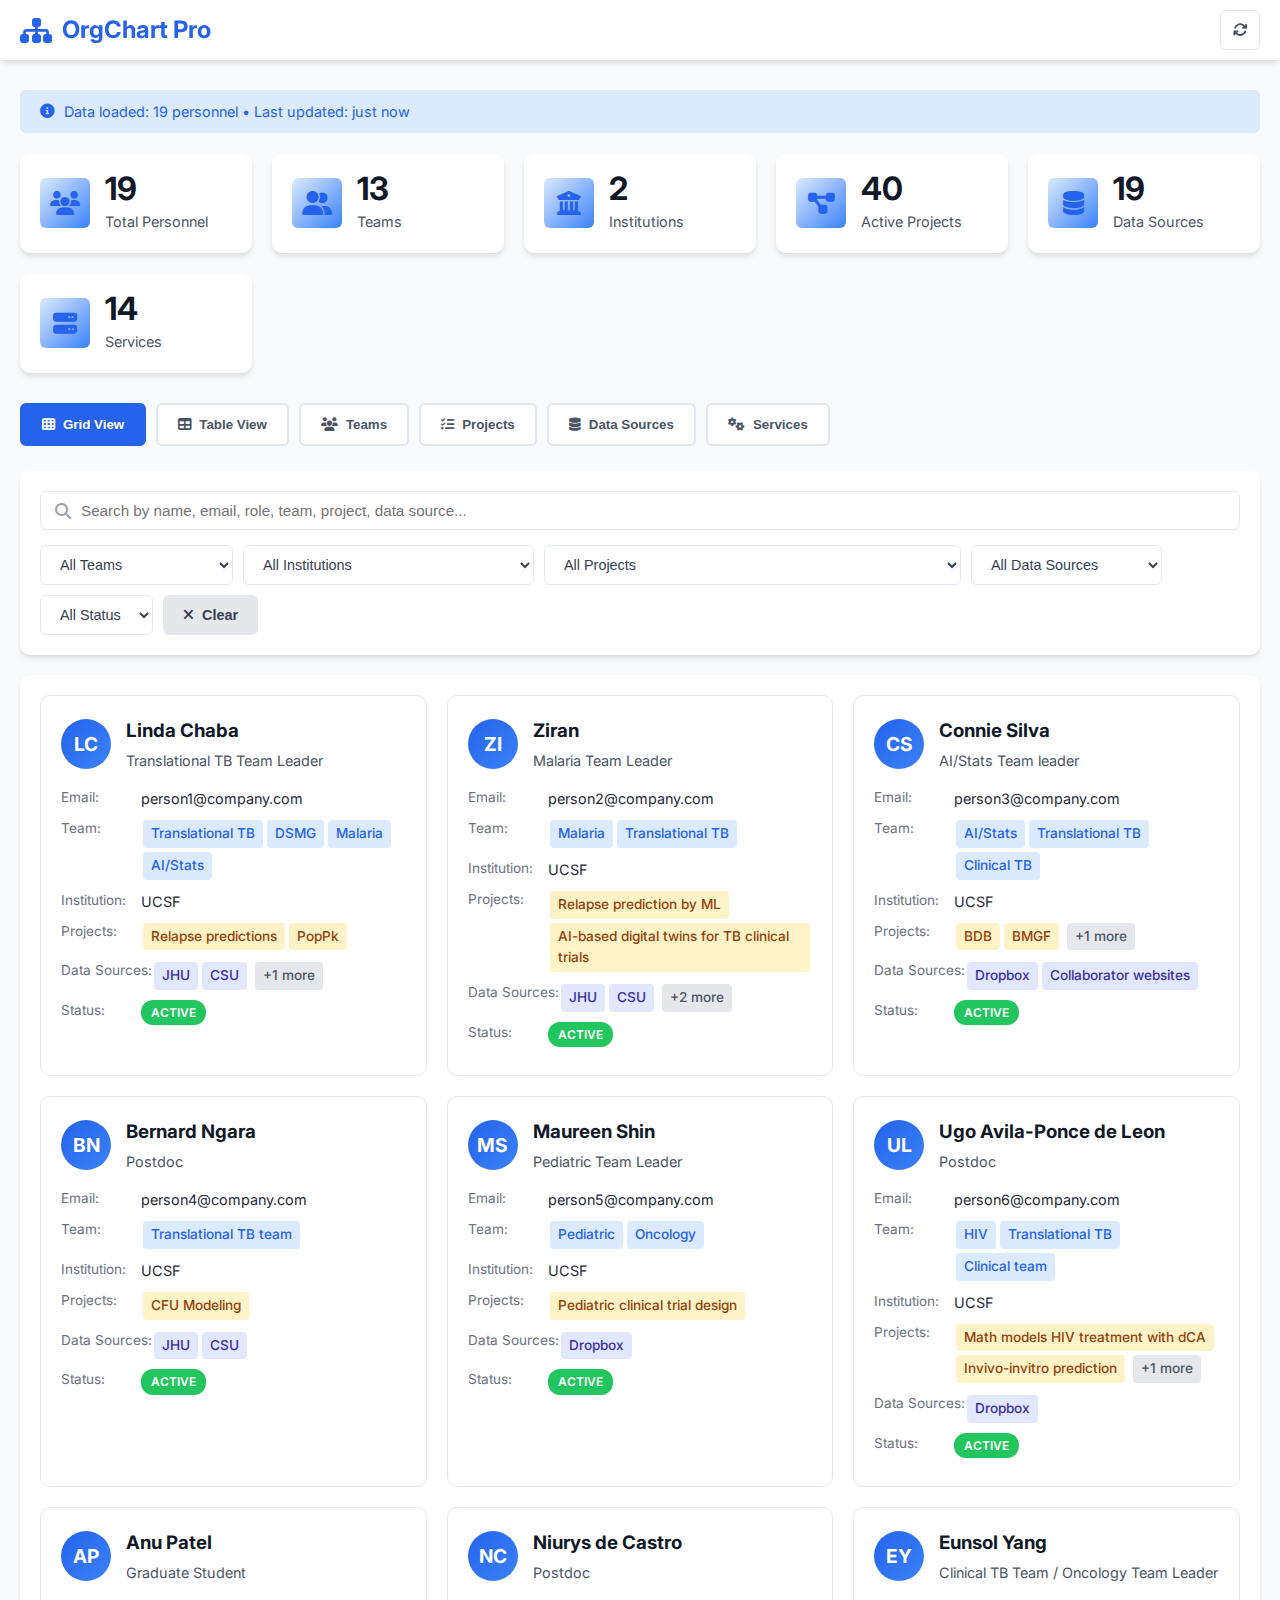
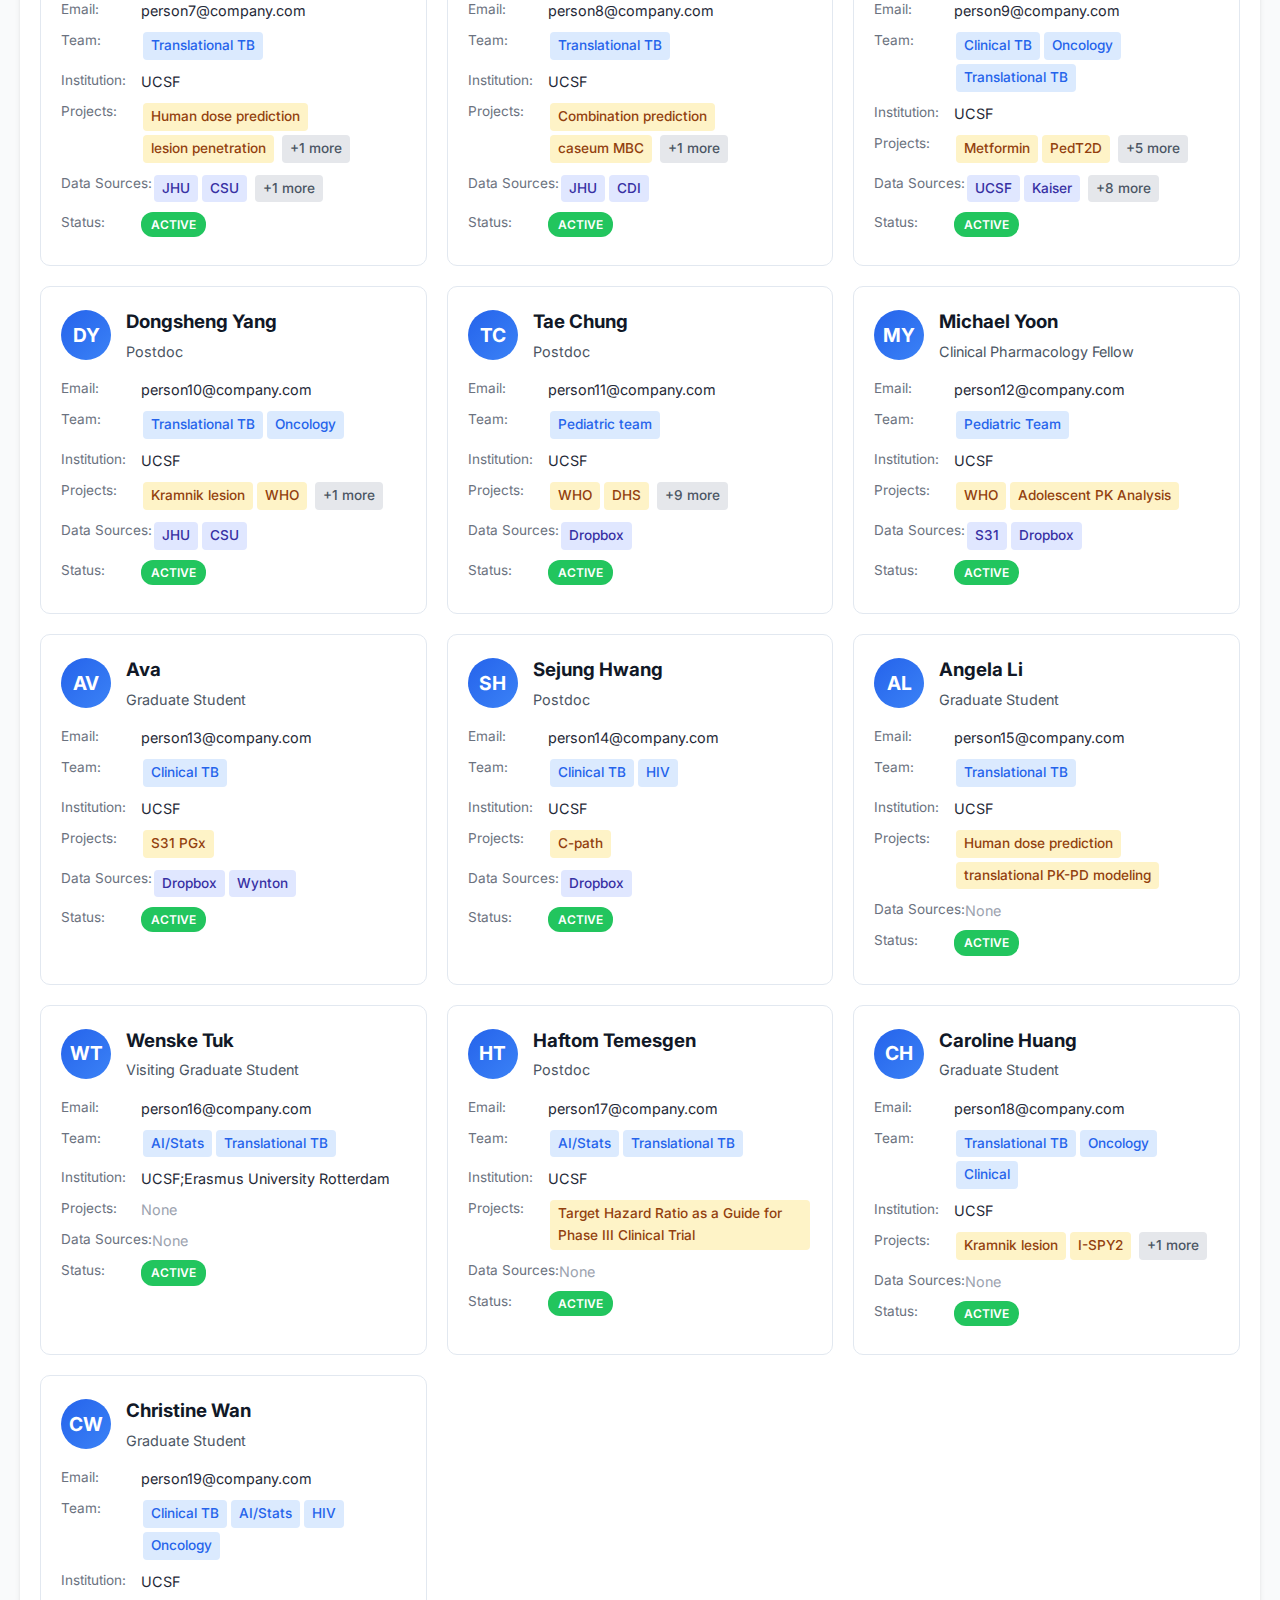
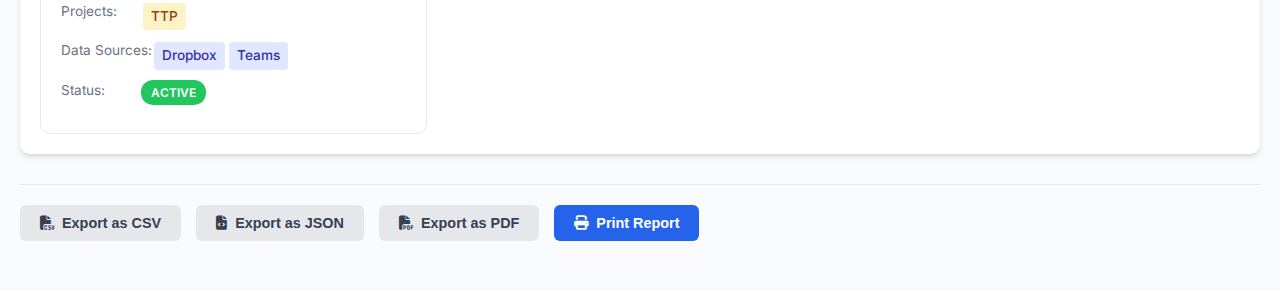
<file: org-chart-html-csv.html>
<!DOCTYPE html>
<html lang="en">
<head>
    <meta charset="UTF-8">
    <meta name="viewport" content="width=device-width, initial-scale=1.0">
    <meta name="description" content="Personnel Organizational Chart - Data Management System">
    <title>OrgChart Pro | Personnel Management</title>
    
    <!-- External Stylesheets -->
    <link rel="stylesheet" href="styles.css">
    
    <!-- Font Awesome for Icons -->
    <link rel="stylesheet" href="https://cdnjs.cloudflare.com/ajax/libs/font-awesome/6.4.0/css/all.min.css">
    
    <!-- Google Fonts -->
    <link href="https://fonts.googleapis.com/css2?family=Inter:wght@400;500;600;700&display=swap" rel="stylesheet">
</head>
<body>
    <!-- Navigation Bar -->
    <nav class="navbar">
        <div class="container">
            <div class="navbar-content">
                <div class="logo">
                    <i class="fas fa-sitemap"></i>
                    <span>OrgChart Pro</span>
                </div>
                <div class="nav-actions">
                    <button class="btn-icon" id="refreshData" title="Refresh Data">
                        <i class="fas fa-sync-alt"></i>
                    </button>
                    <!-- Admin Upload Button (hidden by default) -->
                    <button class="btn-secondary" id="uploadCSV" style="display: none;">
                        <i class="fas fa-upload"></i>
                        Update Data
                    </button>
                </div>
            </div>
        </div>
    </nav>

    <!-- Main Container -->
    <div class="container main-container">
        <!-- Main Dashboard (Default View) -->
        <section id="mainDashboard" class="dashboard-section">
            <!-- Data Info Bar -->
            <div id="dataInfoBar" class="data-info-bar">
                <i class="fas fa-info-circle"></i>
                <span id="dataInfoText">Loading personnel data...</span>
            </div>
            
            <!-- Statistics Overview -->
            <div class="stats-container">
                <div class="stat-card">
                    <div class="stat-icon">
                        <i class="fas fa-users"></i>
                    </div>
                    <div class="stat-content">
                        <div class="stat-value" id="totalPersonnel">0</div>
                        <div class="stat-label">Total Personnel</div>
                    </div>
                </div>
                
                <div class="stat-card">
                    <div class="stat-icon">
                        <i class="fas fa-user-friends"></i>
                    </div>
                    <div class="stat-content">
                        <div class="stat-value" id="totalTeams">0</div>
                        <div class="stat-label">Teams</div>
                    </div>
                </div>
                
                <div class="stat-card">
                    <div class="stat-icon">
                        <i class="fas fa-university"></i>
                    </div>
                    <div class="stat-content">
                        <div class="stat-value" id="totalInstitutions">0</div>
                        <div class="stat-label">Institutions</div>
                    </div>
                </div>
                
                <div class="stat-card">
                    <div class="stat-icon">
                        <i class="fas fa-project-diagram"></i>
                    </div>
                    <div class="stat-content">
                        <div class="stat-value" id="totalProjects">0</div>
                        <div class="stat-label">Active Projects</div>
                    </div>
                </div>
                
                <div class="stat-card">
                    <div class="stat-icon">
                        <i class="fas fa-database"></i>
                    </div>
                    <div class="stat-content">
                        <div class="stat-value" id="totalDataSources">0</div>
                        <div class="stat-label">Data Sources</div>
                    </div>
                </div>
                
                <div class="stat-card">
                    <div class="stat-icon">
                        <i class="fas fa-server"></i>
                    </div>
                    <div class="stat-content">
                        <div class="stat-value" id="totalServices">0</div>
                        <div class="stat-label">Services</div>
                    </div>
                </div>
            </div>

            <!-- View Tabs -->
            <div class="view-tabs">
                <button class="tab-btn active" data-view="grid">
                    <i class="fas fa-th"></i>
                    Grid View
                </button>
                <button class="tab-btn" data-view="table">
                    <i class="fas fa-table"></i>
                    Table View
                </button>
                <button class="tab-btn" data-view="teams">
                    <i class="fas fa-users"></i>
                    Teams
                </button>
                <button class="tab-btn" data-view="projects">
                    <i class="fas fa-tasks"></i>
                    Projects
                </button>
                <button class="tab-btn" data-view="data-sources">
                    <i class="fas fa-database"></i>
                    Data Sources
                </button>
                <button class="tab-btn" data-view="services">
                    <i class="fas fa-cogs"></i>
                    Services
                </button>
            </div>

            <!-- Search and Filter Bar -->
            <div class="search-filter-bar">
                <div class="search-box">
                    <i class="fas fa-search"></i>
                    <input type="text" id="searchInput" placeholder="Search by name, email, role, team, project, data source...">
                </div>
                
                <div class="filter-group">
                    <select id="teamFilter" class="filter-select">
                        <option value="">All Teams</option>
                    </select>
                    
                    <select id="institutionFilter" class="filter-select">
                        <option value="">All Institutions</option>
                    </select>
                    
                    <select id="projectFilter" class="filter-select">
                        <option value="">All Projects</option>
                    </select>
                    
                    <select id="dataSourceFilter" class="filter-select">
                        <option value="">All Data Sources</option>
                    </select>
                    
                    <select id="statusFilter" class="filter-select">
                        <option value="">All Status</option>
                        <option value="active">Active</option>
                        <option value="inactive">Inactive</option>
                    </select>
                    
                    <button class="btn-secondary" id="clearFilters">
                        <i class="fas fa-times"></i>
                        Clear
                    </button>
                </div>
            </div>

            <!-- Dynamic Content Area -->
            <div class="content-area">
                <!-- Grid View -->
                <div id="gridView" class="view-content active">
                    <div class="personnel-grid" id="personnelGrid">
                        <!-- Personnel cards will be dynamically inserted here -->
                    </div>
                </div>

                <!-- Table View -->
                <div id="tableView" class="view-content">
                    <div class="table-container">
                        <table class="data-table" id="personnelTable">
                            <thead>
                                <tr>
                                    <th data-sort="name">Name <i class="fas fa-sort"></i></th>
                                    <th data-sort="email">Email <i class="fas fa-sort"></i></th>
                                    <th data-sort="role">Role <i class="fas fa-sort"></i></th>
                                    <th data-sort="team">Team(s)</th>
                                    <th data-sort="institution">Institution</th>
                                    <th data-sort="projects">Projects</th>
                                    <th data-sort="data_sources">Data Sources</th>
                                    <th data-sort="services">Services</th>
                                    <th data-sort="status">Status</th>
                                    <th>Actions</th>
                                </tr>
                            </thead>
                            <tbody id="personnelTableBody">
                                <!-- Table rows will be dynamically inserted here -->
                            </tbody>
                        </table>
                    </div>
                    <div class="pagination" id="pagination">
                        <!-- Pagination controls will be inserted here -->
                    </div>
                </div>

                <!-- Teams View -->
                <div id="teamsView" class="view-content">
                    <div class="teams-header">
                        <h2>Team Organization</h2>
                        <p>Personnel grouped by their team assignments</p>
                    </div>
                    <div class="teams-grid" id="teamsGrid">
                        <!-- Team cards will be dynamically inserted here -->
                    </div>
                </div>

                <!-- Projects View -->
                <div id="projectsView" class="view-content">
                    <div class="projects-header">
                        <h2>Project Overview</h2>
                        <p>Personnel assigned to each project. Members can work on multiple projects simultaneously.</p>
                    </div>
                    <div class="projects-grid" id="projectsGrid">
                        <!-- Project cards will be dynamically inserted here -->
                    </div>
                </div>

                <!-- Data Sources View -->
                <div id="dataSourcesView" class="view-content">
                    <div class="data-sources-header">
                        <h2>Data Sources Management</h2>
                        <p>Personnel responsible for various data sources and datasets</p>
                    </div>
                    <div class="data-sources-grid" id="dataSourcesGrid">
                        <!-- Data source cards will be dynamically inserted here -->
                    </div>
                </div>

                <!-- Services View -->
                <div id="servicesView" class="view-content">
                    <div class="services-header">
                        <h2>Service Administration</h2>
                        <p>Personnel managing various services and tools</p>
                    </div>
                    <div class="services-grid" id="servicesGrid">
                        <!-- Service cards will be dynamically inserted here -->
                    </div>
                </div>
            </div>

            <!-- Export Actions -->
            <div class="export-actions">
                <button class="btn-secondary" id="exportCSV">
                    <i class="fas fa-file-csv"></i>
                    Export as CSV
                </button>
                <button class="btn-secondary" id="exportJSON">
                    <i class="fas fa-file-code"></i>
                    Export as JSON
                </button>
                <button class="btn-secondary" id="exportPDF">
                    <i class="fas fa-file-pdf"></i>
                    Export as PDF
                </button>
                <button class="btn-primary" id="printReport">
                    <i class="fas fa-print"></i>
                    Print Report
                </button>
            </div>
        </section>

        <!-- Import Section (Hidden, only for admin use) -->
        <section id="dataImportSection" class="import-section" style="display: none;">
            <div class="import-card">
                <div class="import-header">
                    <i class="fas fa-file-import"></i>
                    <h2>Update Personnel Data</h2>
                    <p>Upload a new CSV file to update the organization data</p>
                </div>
                
                <!-- CSV Upload Area -->
                <div class="upload-area" id="csvUploadArea">
                    <i class="fas fa-cloud-upload-alt"></i>
                    <h3>Drop CSV file here or click to browse</h3>
                    <p>Format: name, email, role, team, institution, projects, data_sources, services, status</p>
                    <input type="file" id="csvFileInput" accept=".csv" hidden>
                </div>

                <!-- Quick Actions -->
                <div class="quick-actions">
                    <button class="btn-secondary" id="cancelImport">
                        <i class="fas fa-times"></i>
                        Cancel
                    </button>
                </div>
            </div>
        </section>
    </div>

    <!-- Person Detail Modal -->
    <div id="personModal" class="modal">
        <div class="modal-content">
            <div class="modal-header">
                <h2 id="modalPersonName">Person Details</h2>
                <button class="modal-close" id="closeModal">
                    <i class="fas fa-times"></i>
                </button>
            </div>
            <div class="modal-body" id="modalBody">
                <!-- Person details will be inserted here -->
            </div>
            <div class="modal-footer">
                <button class="btn-primary" id="closeModalBtn">
                    Close
                </button>
            </div>
        </div>
    </div>

    <!-- Project Detail Modal -->
    <div id="projectModal" class="modal">
        <div class="modal-content">
            <div class="modal-header">
                <h2 id="projectModalTitle">Project Team</h2>
                <button class="modal-close" id="closeProjectModal">
                    <i class="fas fa-times"></i>
                </button>
            </div>
            <div class="modal-body" id="projectModalBody">
                <!-- Project team details will be inserted here -->
            </div>
            <div class="modal-footer">
                <button class="btn-primary" id="closeProjectModalBtn">
                    Close
                </button>
            </div>
        </div>
    </div>

    <!-- Data Source Detail Modal -->
    <div id="dataSourceModal" class="modal">
        <div class="modal-content">
            <div class="modal-header">
                <h2 id="dataSourceModalTitle">Data Source Details</h2>
                <button class="modal-close" id="closeDataSourceModal">
                    <i class="fas fa-times"></i>
                </button>
            </div>
            <div class="modal-body" id="dataSourceModalBody">
                <!-- Data source details will be inserted here -->
            </div>
            <div class="modal-footer">
                <button class="btn-primary" id="closeDataSourceModalBtn">
                    Close
                </button>
            </div>
        </div>
    </div>

    <!-- Toast Notification Container -->
    <div id="toastContainer" class="toast-container"></div>

    <!-- Hidden file input for CSV upload -->
    <input type="file" id="hiddenFileInput" accept=".csv" style="display: none;">

    <!-- Loading Spinner -->
    <div id="loadingSpinner" class="loading-spinner">
        <div class="spinner"></div>
        <p>Loading data...</p>
    </div>

    <!-- External Scripts -->
    <script src="app.js"></script>
    
    <!-- Admin Mode Toggle Script -->
    <script>
        // Press Ctrl+Shift+A to toggle admin mode (show/hide upload button)
        document.addEventListener('keydown', function(e) {
            if (e.ctrlKey && e.shiftKey && e.key === 'A') {
                e.preventDefault();
                const uploadBtn = document.getElementById('uploadCSV');
                if (uploadBtn.style.display === 'none') {
                    uploadBtn.style.display = 'inline-flex';
                    console.log('Admin mode enabled');
                } else {
                    uploadBtn.style.display = 'none';
                    console.log('Admin mode disabled');
                }
            }
        });
    </script>
</body>
</html>
</file>
<file: styles.css>
/* ================================
   ROOT VARIABLES & COLOR SCHEME
   ================================ */
:root {
    /* Primary Colors - Using reference color scheme */
    --primary: #2563eb;
    --primary-light: #dbeafe;
    --primary-dark: #1e40af;
    --secondary: #475569;
    --accent: #3b82f6;
    
    /* Status Colors */
    --success: #22c55e;
    --danger: #ef4444;
    --warning: #f59e0b;
    --info: #06b6d4;
    
    /* Neutral Colors */
    --light: #f8fafc;
    --dark: #1e293b;
    --white: #ffffff;
    --gray-50: #f9fafb;
    --gray-100: #f3f4f6;
    --gray-200: #e5e7eb;
    --gray-300: #d1d5db;
    --gray-400: #9ca3af;
    --gray-500: #6b7280;
    --gray-600: #4b5563;
    --gray-700: #374151;
    --gray-800: #1f2937;
    --gray-900: #111827;
    
    /* Layout */
    --border: #e2e8f0;
    --border-radius: 6px;
    --border-radius-lg: 10px;
    --navbar-height: 60px;
    
    /* Shadows */
    --shadow: 0 4px 6px -1px rgba(0, 0, 0, 0.1), 0 2px 4px -1px rgba(0, 0, 0, 0.06);
    --shadow-lg: 0 10px 15px -3px rgba(0, 0, 0, 0.1), 0 4px 6px -2px rgba(0, 0, 0, 0.05);
    --shadow-xl: 0 20px 25px -5px rgba(0, 0, 0, 0.1), 0 10px 10px -5px rgba(0, 0, 0, 0.04);
    
    /* Transitions */
    --transition: all 0.2s ease;
    --transition-slow: all 0.3s ease;
}

/* ================================
   RESET & BASE STYLES
   ================================ */
* {
    margin: 0;
    padding: 0;
    box-sizing: border-box;
}

body {
    font-family: 'Inter', -apple-system, BlinkMacSystemFont, 'Segoe UI', Roboto, sans-serif;
    color: var(--dark);
    line-height: 1.6;
    background-color: var(--gray-50);
    min-height: 100vh;
}

.container {
    width: 100%;
    max-width: 1400px;
    margin: 0 auto;
    padding: 0 20px;
}

/* ================================
   NAVIGATION BAR
   ================================ */
.navbar {
    background-color: var(--white);
    box-shadow: var(--shadow);
    position: sticky;
    top: 0;
    z-index: 100;
    height: var(--navbar-height);
}

.navbar-content {
    display: flex;
    justify-content: space-between;
    align-items: center;
    height: var(--navbar-height);
}

.logo {
    display: flex;
    align-items: center;
    font-size: 1.5rem;
    font-weight: 700;
    color: var(--primary);
    gap: 10px;
}

.logo i {
    font-size: 1.8rem;
}

.nav-actions {
    display: flex;
    align-items: center;
    gap: 15px;
}

/* ================================
   BUTTONS
   ================================ */
.btn-primary,
.btn-secondary,
.btn-success,
.btn-danger,
.btn-icon {
    padding: 10px 20px;
    border: none;
    border-radius: var(--border-radius);
    font-size: 0.9rem;
    font-weight: 600;
    cursor: pointer;
    transition: var(--transition);
    display: inline-flex;
    align-items: center;
    gap: 8px;
}

.btn-primary {
    background-color: var(--primary);
    color: var(--white);
}

.btn-primary:hover {
    background-color: var(--primary-dark);
    transform: translateY(-2px);
    box-shadow: var(--shadow-lg);
}

.btn-secondary {
    background-color: var(--gray-200);
    color: var(--gray-700);
}

.btn-secondary:hover {
    background-color: var(--gray-300);
}

.btn-success {
    background-color: var(--success);
    color: var(--white);
}

.btn-success:hover {
    background-color: #16a34a;
}

.btn-danger {
    background-color: var(--danger);
    color: var(--white);
}

.btn-danger:hover {
    background-color: #dc2626;
}

.btn-icon {
    width: 40px;
    height: 40px;
    padding: 0;
    justify-content: center;
    background-color: var(--white);
    border: 1px solid var(--border);
    color: var(--gray-600);
}

.btn-icon:hover {
    background-color: var(--primary-light);
    color: var(--primary);
    border-color: var(--primary);
}

/* ================================
   MAIN CONTAINER
   ================================ */
.main-container {
    margin-top: 30px;
    margin-bottom: 50px;
}

/* ================================
   IMPORT SECTION
   ================================ */
.import-section {
    animation: fadeIn 0.5s ease;
}

.import-card {
    background: var(--white);
    border-radius: var(--border-radius-lg);
    box-shadow: var(--shadow);
    overflow: hidden;
}

.import-header {
    background: linear-gradient(135deg, var(--primary), var(--accent));
    color: var(--white);
    padding: 40px;
    text-align: center;
}

.import-header i {
    font-size: 3rem;
    margin-bottom: 20px;
}

.import-header h2 {
    font-size: 2rem;
    margin-bottom: 10px;
}

.import-header p {
    font-size: 1.1rem;
    opacity: 0.95;
}

/* ================================
   CSV UPLOAD AREA
   ================================ */
.upload-area {
    border: 2px dashed var(--border);
    border-radius: var(--border-radius-lg);
    padding: 60px 20px;
    text-align: center;
    background-color: var(--light);
    margin: 30px;
    cursor: pointer;
    transition: var(--transition);
}

.upload-area:hover {
    border-color: var(--primary);
    background-color: var(--primary-light);
}

.upload-area.drag-over {
    border-color: var(--primary);
    background-color: var(--primary-light);
    transform: scale(1.02);
}

.upload-area i {
    font-size: 4rem;
    color: var(--primary);
    margin-bottom: 20px;
}

.upload-area h3 {
    color: var(--gray-800);
    margin-bottom: 10px;
}

.upload-area p {
    color: var(--gray-600);
}

/* ================================
   FORMAT INSTRUCTIONS
   ================================ */
.format-instructions {
    padding: 30px;
    background-color: var(--gray-50);
    border-top: 1px solid var(--border);
}

.format-instructions h3 {
    color: var(--primary);
    margin-bottom: 20px;
    display: flex;
    align-items: center;
    gap: 10px;
}

.instruction-grid {
    display: grid;
    grid-template-columns: repeat(auto-fit, minmax(300px, 1fr));
    gap: 20px;
    margin-bottom: 30px;
}

.instruction-card {
    background: var(--white);
    padding: 20px;
    border-radius: var(--border-radius);
    border: 1px solid var(--border);
}

.instruction-card h4 {
    color: var(--gray-800);
    margin-bottom: 15px;
    font-size: 1.1rem;
}

.instruction-card ul {
    list-style: none;
}

.instruction-card li {
    padding: 5px 0;
    color: var(--gray-700);
    display: flex;
    align-items: flex-start;
}

.instruction-card code {
    background-color: var(--primary-light);
    color: var(--primary);
    padding: 2px 6px;
    border-radius: 3px;
    font-family: 'Courier New', monospace;
    font-weight: 600;
    margin-right: 8px;
}

.sample-csv {
    background: var(--white);
    padding: 20px;
    border-radius: var(--border-radius);
    border: 1px solid var(--border);
}

.sample-csv h4 {
    color: var(--gray-800);
    margin-bottom: 15px;
}

.sample-csv pre {
    background-color: var(--gray-900);
    color: var(--success);
    padding: 15px;
    border-radius: var(--border-radius);
    overflow-x: auto;
    font-size: 0.85rem;
    line-height: 1.5;
}

/* ================================
   QUICK ACTIONS
   ================================ */
.quick-actions {
    padding: 30px;
    display: flex;
    justify-content: center;
    gap: 20px;
    border-top: 1px solid var(--border);
}

/* ================================
   DASHBOARD SECTION
   ================================ */
.dashboard-section {
    animation: fadeIn 0.5s ease;
}

/* Data Info Bar */
.data-info-bar {
    background: var(--primary-light);
    color: var(--primary);
    padding: 10px 20px;
    border-radius: var(--border-radius);
    margin-bottom: 20px;
    display: flex;
    align-items: center;
    gap: 10px;
    font-size: 0.9rem;
}

/* ================================
   STATISTICS CONTAINER
   ================================ */
.stats-container {
    display: grid;
    grid-template-columns: repeat(auto-fit, minmax(200px, 1fr));
    gap: 20px;
    margin-bottom: 30px;
}

.stat-card {
    background: var(--white);
    border-radius: var(--border-radius-lg);
    padding: 20px;
    box-shadow: var(--shadow);
    display: flex;
    align-items: center;
    gap: 15px;
    transition: var(--transition);
}

.stat-card:hover {
    transform: translateY(-5px);
    box-shadow: var(--shadow-xl);
}

.stat-icon {
    width: 50px;
    height: 50px;
    background: linear-gradient(135deg, var(--primary-light), var(--accent));
    border-radius: var(--border-radius);
    display: flex;
    align-items: center;
    justify-content: center;
    color: var(--primary);
    font-size: 1.5rem;
}

.stat-content {
    flex: 1;
}

.stat-value {
    font-size: 2rem;
    font-weight: 700;
    color: var(--gray-900);
    line-height: 1;
}

.stat-label {
    color: var(--gray-600);
    font-size: 0.9rem;
    margin-top: 5px;
}

/* ================================
   VIEW TABS
   ================================ */
.view-tabs {
    display: flex;
    gap: 10px;
    margin-bottom: 20px;
    overflow-x: auto;
    padding-bottom: 5px;
}

.tab-btn {
    padding: 12px 20px;
    background-color: var(--white);
    border: 2px solid var(--border);
    border-radius: var(--border-radius);
    cursor: pointer;
    transition: var(--transition);
    display: flex;
    align-items: center;
    gap: 8px;
    white-space: nowrap;
    font-weight: 600;
    color: var(--gray-600);
}

.tab-btn:hover {
    background-color: var(--primary-light);
    border-color: var(--primary);
    color: var(--primary);
}

.tab-btn.active {
    background-color: var(--primary);
    border-color: var(--primary);
    color: var(--white);
}

/* ================================
   SEARCH AND FILTER BAR
   ================================ */
.search-filter-bar {
    background: var(--white);
    padding: 20px;
    border-radius: var(--border-radius-lg);
    box-shadow: var(--shadow);
    margin-bottom: 20px;
    display: flex;
    flex-wrap: wrap;
    gap: 15px;
    align-items: center;
}

.search-box {
    flex: 1;
    min-width: 300px;
    position: relative;
}

.search-box i {
    position: absolute;
    left: 15px;
    top: 50%;
    transform: translateY(-50%);
    color: var(--gray-400);
}

.search-box input {
    width: 100%;
    padding: 10px 15px 10px 40px;
    border: 1px solid var(--border);
    border-radius: var(--border-radius);
    font-size: 0.95rem;
    transition: var(--transition);
}

.search-box input:focus {
    outline: none;
    border-color: var(--primary);
    box-shadow: 0 0 0 3px rgba(37, 99, 235, 0.1);
}

.filter-group {
    display: flex;
    gap: 10px;
    flex-wrap: wrap;
}

.filter-select {
    padding: 10px 15px;
    border: 1px solid var(--border);
    border-radius: var(--border-radius);
    background-color: var(--white);
    color: var(--gray-700);
    font-size: 0.9rem;
    cursor: pointer;
    transition: var(--transition);
}

.filter-select:hover {
    border-color: var(--primary);
}

.filter-select:focus {
    outline: none;
    border-color: var(--primary);
    box-shadow: 0 0 0 3px rgba(37, 99, 235, 0.1);
}

/* ================================
   CONTENT AREA
   ================================ */
.content-area {
    background: var(--white);
    border-radius: var(--border-radius-lg);
    box-shadow: var(--shadow);
    padding: 20px;
    min-height: 400px;
}

.view-content {
    display: none;
    animation: fadeIn 0.3s ease;
}

.view-content.active {
    display: block;
}

/* ================================
   PERSONNEL GRID
   ================================ */
.personnel-grid {
    display: grid;
    grid-template-columns: repeat(auto-fill, minmax(300px, 1fr));
    gap: 20px;
}

.person-card {
    background: var(--white);
    border: 1px solid var(--border);
    border-radius: var(--border-radius-lg);
    padding: 20px;
    transition: var(--transition);
    cursor: pointer;
}

.person-card:hover {
    box-shadow: var(--shadow-lg);
    transform: translateY(-3px);
    border-color: var(--primary);
}

.person-header {
    display: flex;
    align-items: center;
    margin-bottom: 15px;
}

.person-avatar {
    width: 50px;
    height: 50px;
    background: linear-gradient(135deg, var(--primary), var(--accent));
    border-radius: 50%;
    display: flex;
    align-items: center;
    justify-content: center;
    color: var(--white);
    font-weight: bold;
    font-size: 1.2rem;
    margin-right: 15px;
}

.person-info h3 {
    color: var(--gray-900);
    margin-bottom: 3px;
}

.person-info p {
    color: var(--gray-600);
    font-size: 0.9rem;
    margin: 0;
}

.person-details {
    margin-top: 15px;
}

.detail-row {
    display: flex;
    margin-bottom: 8px;
    align-items: flex-start;
}

.detail-label {
    color: var(--gray-500);
    font-size: 0.85rem;
    min-width: 80px;
}

.detail-value {
    color: var(--gray-800);
    font-size: 0.9rem;
    flex: 1;
}

.status-badge {
    display: inline-block;
    padding: 3px 10px;
    border-radius: 12px;
    font-size: 0.75rem;
    font-weight: 600;
    text-transform: uppercase;
}

.status-badge.active {
    background-color: var(--success);
    color: var(--white);
}

.status-badge.inactive {
    background-color: var(--gray-400);
    color: var(--white);
}

/* ================================
   DATA TABLE
   ================================ */
.table-container {
    overflow-x: auto;
}

.data-table {
    width: 100%;
    border-collapse: separate;
    border-spacing: 0;
}

.data-table th {
    background-color: var(--primary-light);
    color: var(--primary);
    padding: 12px;
    text-align: left;
    font-weight: 600;
    white-space: nowrap;
    cursor: pointer;
    user-select: none;
}

.data-table th i {
    margin-left: 5px;
    opacity: 0.5;
    font-size: 0.8rem;
}

.data-table th:hover {
    background-color: var(--primary);
    color: var(--white);
}

.data-table td {
    padding: 12px;
    border-bottom: 1px solid var(--border);
    color: var(--gray-700);
}

.data-table tr:hover td {
    background-color: var(--gray-50);
}

.tag {
    display: inline-block;
    padding: 3px 8px;
    margin: 2px;
    border-radius: 4px;
    font-size: 0.85rem;
    font-weight: 500;
}

.tag-team {
    background-color: var(--primary-light);
    color: var(--primary);
}

.tag-project {
    background-color: #fef3c7;
    color: #92400e;
}

.tag-data {
    background-color: #e0e7ff;
    color: #3730a3;
}

.tag-service {
    background-color: #dcfce7;
    color: #166534;
}

.tag-more {
    background-color: var(--gray-200);
    color: var(--gray-600);
}

/* ================================
   TEAMS, PROJECTS, SERVICES, DATA SOURCES GRIDS
   ================================ */
.teams-grid,
.projects-grid,
.services-grid,
.data-sources-grid {
    display: grid;
    grid-template-columns: repeat(auto-fill, minmax(300px, 1fr));
    gap: 20px;
}

.team-card,
.project-card,
.service-card,
.data-source-card {
    background: var(--white);
    border: 1px solid var(--border);
    border-radius: var(--border-radius-lg);
    padding: 20px;
    transition: var(--transition);
}

.team-card:hover,
.project-card:hover,
.service-card:hover,
.data-source-card:hover {
    box-shadow: var(--shadow-lg);
    transform: translateY(-3px);
    border-color: var(--primary);
}

.project-card,
.data-source-card {
    cursor: pointer;
}

.card-header {
    display: flex;
    align-items: center;
    margin-bottom: 15px;
}

.card-icon {
    width: 40px;
    height: 40px;
    background: linear-gradient(135deg, var(--primary-light), var(--accent));
    border-radius: var(--border-radius);
    display: flex;
    align-items: center;
    justify-content: center;
    color: var(--primary);
    font-size: 1.3rem;
    margin-right: 15px;
}

.card-title {
    font-size: 1.2rem;
    color: var(--gray-900);
    font-weight: 600;
}

.card-subtitle {
    color: var(--gray-600);
    font-size: 0.9rem;
    margin-top: 3px;
}

.member-list {
    margin-top: 15px;
}

.member-chip {
    display: inline-block;
    padding: 5px 12px;
    margin: 4px;
    background-color: var(--gray-100);
    color: var(--gray-700);
    border-radius: 15px;
    font-size: 0.85rem;
    transition: var(--transition);
    cursor: pointer;
}

.member-chip:hover {
    background-color: var(--primary);
    color: var(--white);
}

.project-institutions,
.role-distribution {
    margin: 10px 0;
}

.inst-badge,
.role-badge {
    display: inline-block;
    padding: 4px 10px;
    margin: 3px;
    background-color: var(--primary-light);
    color: var(--primary);
    border-radius: 8px;
    font-size: 0.85rem;
    font-weight: 500;
}

/* ================================
   PAGINATION
   ================================ */
.pagination {
    display: flex;
    justify-content: center;
    align-items: center;
    gap: 10px;
    margin-top: 20px;
    padding-top: 20px;
    border-top: 1px solid var(--border);
}

.page-btn {
    padding: 8px 12px;
    border: 1px solid var(--border);
    background-color: var(--white);
    color: var(--gray-700);
    border-radius: var(--border-radius);
    cursor: pointer;
    transition: var(--transition);
}

.page-btn:hover {
    background-color: var(--primary-light);
    border-color: var(--primary);
    color: var(--primary);
}

.page-btn.active {
    background-color: var(--primary);
    border-color: var(--primary);
    color: var(--white);
}

.page-btn:disabled {
    opacity: 0.5;
    cursor: not-allowed;
}

/* ================================
   EXPORT ACTIONS
   ================================ */
.export-actions {
    margin-top: 30px;
    padding-top: 20px;
    border-top: 1px solid var(--border);
    display: flex;
    justify-content: flex-start;
    align-items: center;
    gap: 15px;
    flex-wrap: wrap;
}

.export-actions > div {
    margin-left: auto;
}

/* ================================
   MODALS
   ================================ */
.modal {
    display: none;
    position: fixed;
    top: 0;
    left: 0;
    width: 100%;
    height: 100%;
    background-color: rgba(0, 0, 0, 0.5);
    z-index: 1000;
    justify-content: center;
    align-items: center;
}

.modal.active {
    display: flex;
    animation: fadeIn 0.3s ease;
}

.modal-content {
    background: var(--white);
    border-radius: var(--border-radius-lg);
    width: 90%;
    max-width: 600px;
    max-height: 90vh;
    overflow: hidden;
    display: flex;
    flex-direction: column;
}

.modal-content.large {
    max-width: 1200px;
}

.modal-header {
    background: linear-gradient(135deg, var(--primary), var(--accent));
    color: var(--white);
    padding: 20px;
    display: flex;
    justify-content: space-between;
    align-items: center;
}

.modal-header h2 {
    margin: 0;
}

.modal-close {
    background: none;
    border: none;
    color: var(--white);
    font-size: 1.5rem;
    cursor: pointer;
    opacity: 0.8;
    transition: var(--transition);
}

.modal-close:hover {
    opacity: 1;
    transform: rotate(90deg);
}

.modal-body {
    padding: 30px;
    overflow-y: auto;
    flex: 1;
}

.modal-footer {
    padding: 20px;
    border-top: 1px solid var(--border);
    display: flex;
    justify-content: flex-end;
    gap: 10px;
}

.person-details-modal .detail-row {
    padding: 10px 0;
    border-bottom: 1px solid var(--gray-100);
}

.person-details-modal .detail-row:last-child {
    border-bottom: none;
}

.project-details h3,
.data-source-details h3 {
    color: var(--primary);
    margin-bottom: 15px;
}

.institution-breakdown {
    margin-bottom: 20px;
}

.project-team-list,
.data-source-owners-list {
    display: grid;
    gap: 15px;
}

.project-member-card,
.owner-card {
    background: var(--gray-50);
    padding: 15px;
    border-radius: var(--border-radius);
    border: 1px solid var(--border);
}

.member-info,
.owner-info {
    color: var(--gray-700);
}

.member-info strong,
.owner-info strong {
    color: var(--gray-900);
}

.member-info small,
.owner-info small {
    color: var(--gray-600);
}

/* ================================
   TOAST NOTIFICATIONS
   ================================ */
.toast-container {
    position: fixed;
    top: 80px;
    right: 20px;
    z-index: 2000;
}

.toast {
    background: var(--white);
    border-radius: var(--border-radius);
    padding: 15px 20px;
    margin-bottom: 10px;
    box-shadow: var(--shadow-xl);
    display: flex;
    align-items: center;
    gap: 10px;
    min-width: 300px;
    animation: slideInRight 0.3s ease;
    border-left: 4px solid var(--primary);
}

.toast.success {
    border-left-color: var(--success);
}

.toast.error {
    border-left-color: var(--danger);
}

.toast.warning {
    border-left-color: var(--warning);
}

.toast.info {
    border-left-color: var(--info);
}

.toast i {
    font-size: 1.2rem;
}

.toast.success i {
    color: var(--success);
}

.toast.error i {
    color: var(--danger);
}

.toast.warning i {
    color: var(--warning);
}

.toast.info i {
    color: var(--info);
}

/* ================================
   LOADING SPINNER
   ================================ */
.loading-spinner {
    display: none;
    position: fixed;
    top: 0;
    left: 0;
    width: 100%;
    height: 100%;
    background-color: rgba(255, 255, 255, 0.95);
    z-index: 3000;
    justify-content: center;
    align-items: center;
    flex-direction: column;
}

.loading-spinner.active {
    display: flex;
}

.spinner {
    width: 50px;
    height: 50px;
    border: 5px solid var(--gray-200);
    border-top: 5px solid var(--primary);
    border-radius: 50%;
    animation: spin 1s linear infinite;
}

.loading-spinner p {
    margin-top: 20px;
    color: var(--primary);
    font-weight: 600;
}

/* ================================
   ANIMATIONS
   ================================ */
@keyframes fadeIn {
    from {
        opacity: 0;
    }
    to {
        opacity: 1;
    }
}

@keyframes slideInRight {
    from {
        transform: translateX(100%);
        opacity: 0;
    }
    to {
        transform: translateX(0);
        opacity: 1;
    }
}

@keyframes spin {
    0% {
        transform: rotate(0deg);
    }
    100% {
        transform: rotate(360deg);
    }
}

/* ================================
   RESPONSIVE DESIGN
   ================================ */
@media (max-width: 1024px) {
    .instruction-grid {
        grid-template-columns: 1fr;
    }
    
    .stats-container {
        grid-template-columns: repeat(auto-fit, minmax(150px, 1fr));
    }
    
    .personnel-grid {
        grid-template-columns: repeat(auto-fill, minmax(250px, 1fr));
    }
}

@media (max-width: 768px) {
    .navbar-content {
        flex-wrap: wrap;
        padding: 10px 0;
    }
    
    .nav-actions {
        width: 100%;
        justify-content: center;
        margin-top: 10px;
    }
    
    .search-filter-bar {
        flex-direction: column;
    }
    
    .search-box {
        min-width: 100%;
    }
    
    .filter-group {
        width: 100%;
        justify-content: space-between;
    }
    
    .view-tabs {
        justify-content: flex-start;
    }
    
    .export-actions {
        flex-direction: column;
        align-items: stretch;
    }
    
    .export-actions > div {
        margin-left: 0;
        margin-top: 10px;
    }
    
    .export-actions button {
        width: 100%;
    }
    
    .data-info-bar {
        flex-direction: column;
        text-align: center;
    }
    
    .modal-content {
        width: 95%;
        margin: 20px;
    }
}

@media (max-width: 480px) {
    .stats-container {
        grid-template-columns: 1fr;
    }
    
    .personnel-grid,
    .teams-grid,
    .projects-grid,
    .services-grid,
    .data-sources-grid {
        grid-template-columns: 1fr;
    }
    
    .view-tabs {
        flex-direction: column;
    }
    
    .tab-btn {
        width: 100%;
    }
    
    .quick-actions {
        flex-direction: column;
    }
    
    .quick-actions button {
        width: 100%;
    }
}

/* ================================
   PRINT STYLES
   ================================ */
@media print {
    .navbar,
    .view-tabs,
    .search-filter-bar,
    .export-actions,
    .btn-icon,
    .modal {
        display: none !important;
    }
    
    .content-area {
        box-shadow: none;
        padding: 0;
    }
    
    .person-card,
    .team-card,
    .project-card,
    .service-card,
    .data-source-card {
        break-inside: avoid;
    }
}
</file>
